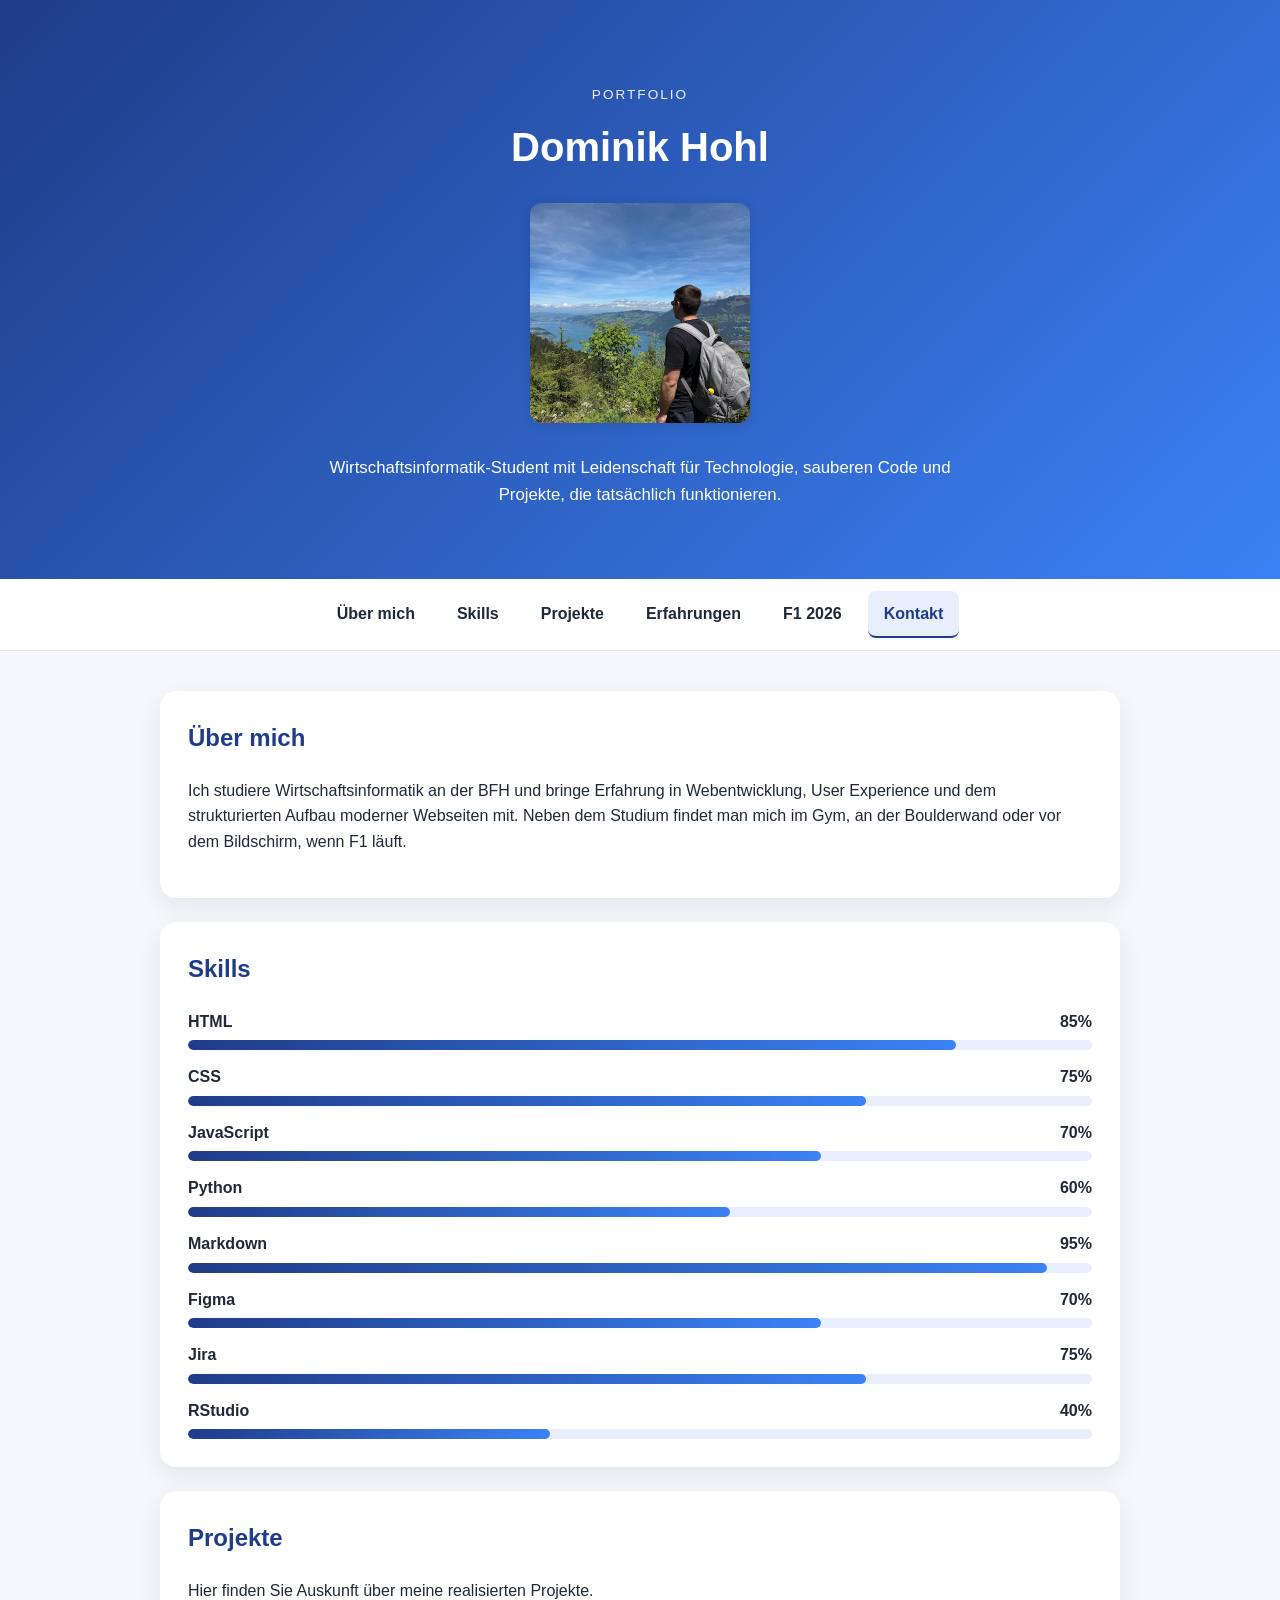
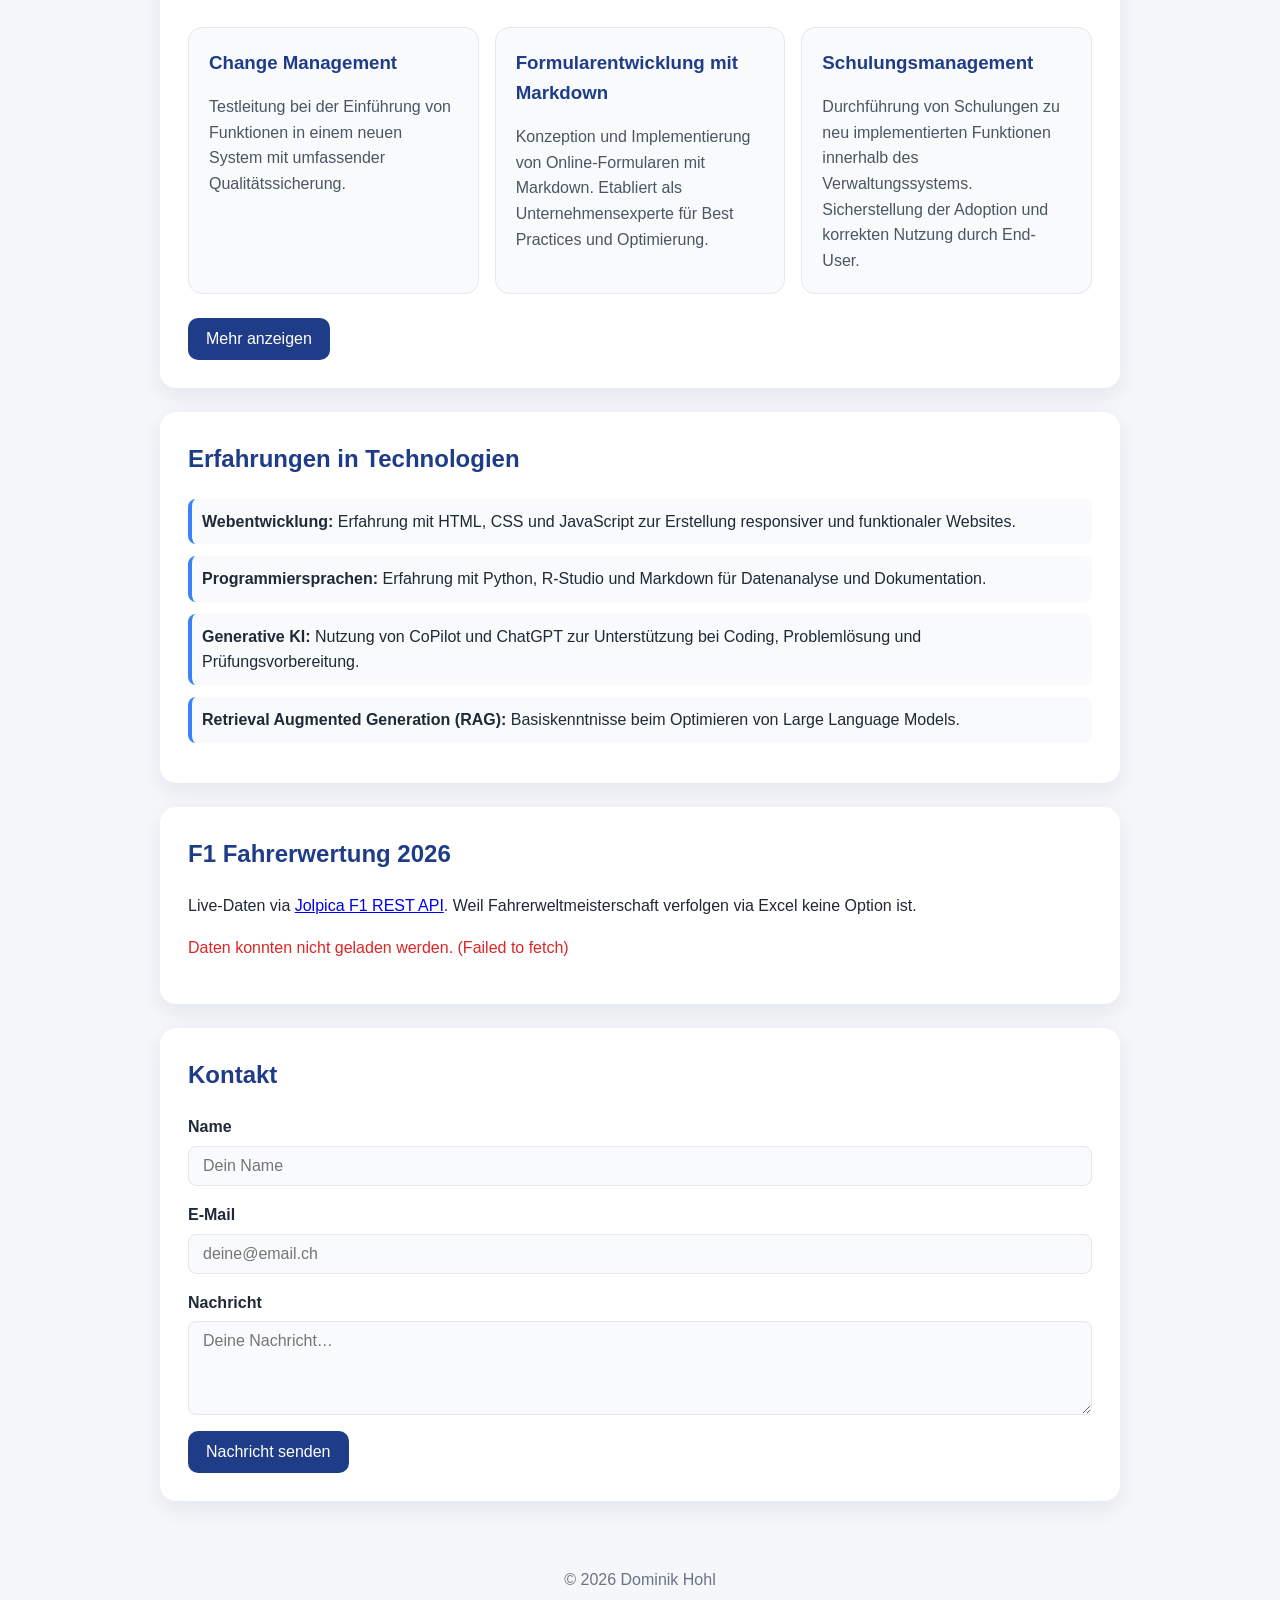
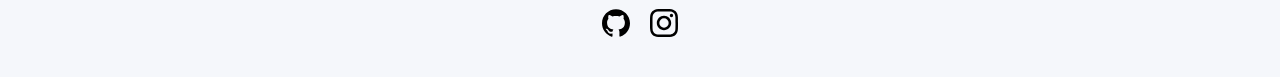
<file: docs/index.html>
<!DOCTYPE html>
<html lang="de">
<head>
  <meta charset="UTF-8">
  <meta name="viewport" content="width=device-width, initial-scale=1.0">
  <meta name="description" content="Portfolio-Website von Dominik Hohl – Projektmanagement, Webentwicklung und digitale Lösungen.">

  <!-- Open Graph -->
  <meta property="og:title" content="Dominik Hohl | Portfolio">
  <meta property="og:description" content="Portfolio-Website von Dominik Hohl – Projektmanagement, Webentwicklung und digitale Lösungen.">
  <meta property="og:type" content="website">

  <!-- Favicon -->
  <link rel="icon" href="favicon.ico">
  <link rel="icon" type="image/png" sizes="32x32" href="favicon-32x32.png">
  <link rel="icon" type="image/png" sizes="16x16" href="favicon-16x16.png">
  <link rel="apple-touch-icon" sizes="180x180" href="apple-touch-icon.png">

  <title>Dominik Hohl | Portfolio</title>
  <link rel="stylesheet" href="styles.css">
</head>

<body>

<header class="hero">
  <div class="hero-content">
    <p class="eyebrow">Portfolio</p>
    <h1>Dominik Hohl</h1>
    <div style="display: flex; justify-content: center; margin: 1.5rem 0;">
      <picture>
        <source srcset="me.webp" type="image/webp">
        <img
                src="me.webp"
                alt="Dominik Hohl am Berg"
                width="220"
                height="220"
                loading="eager"
                style="max-width: 220px; width: 100%; height: auto; border-radius: 12px; box-shadow: 0 2px 12px rgba(0,0,0,0.12); object-fit: cover;"
        />
      </picture>
    </div>
    <p class="hero-text">Wirtschaftsinformatik-Student mit Leidenschaft für Technologie, sauberen Code und Projekte, die tatsächlich funktionieren.</p>
  </div>
</header>

<nav>
  <button class="nav-toggle" id="navToggle" aria-label="Menü öffnen" aria-expanded="false">
    <span></span>
    <span></span>
    <span></span>
  </button>
  <ul id="navMenu">
    <li><a href="#about">Über mich</a></li>
    <li><a href="#skills">Skills</a></li>
    <li><a href="#projects">Projekte</a></li>
    <li><a href="#experience">Erfahrungen</a></li>
    <li><a href="#f1">F1 2026</a></li>
    <li><a href="#contact">Kontakt</a></li>
  </ul>
</nav>

<main class="content">

  <section id="about" class="card">
    <h2>Über mich</h2>
    <p>Ich studiere Wirtschaftsinformatik an der BFH und bringe Erfahrung in Webentwicklung, User Experience und dem strukturierten Aufbau moderner Webseiten mit. Neben dem Studium findet man mich im Gym, an der Boulderwand oder vor dem Bildschirm, wenn F1 läuft.</p>
  </section>

  <section id="skills" class="card">
    <h2>Skills</h2>
    <div class="skill-bars">
      <div class="skill-bar-item">
        <div class="skill-bar-header">
          <span>HTML</span><span>85%</span>
        </div>
        <div class="skill-bar-track">
          <div class="skill-bar-fill" data-width="85"></div>
        </div>
      </div>
      <div class="skill-bar-item">
        <div class="skill-bar-header">
          <span>CSS</span><span>75%</span>
        </div>
        <div class="skill-bar-track">
          <div class="skill-bar-fill" data-width="75"></div>
        </div>
      </div>
      <div class="skill-bar-item">
        <div class="skill-bar-header">
          <span>JavaScript</span><span>70%</span>
        </div>
        <div class="skill-bar-track">
          <div class="skill-bar-fill" data-width="70"></div>
        </div>
      </div>
      <div class="skill-bar-item">
        <div class="skill-bar-header">
          <span>Python</span><span>60%</span>
        </div>
        <div class="skill-bar-track">
          <div class="skill-bar-fill" data-width="60"></div>
        </div>
      </div>
      <div class="skill-bar-item">
        <div class="skill-bar-header">
          <span>Markdown</span><span>95%</span>
        </div>
        <div class="skill-bar-track">
          <div class="skill-bar-fill" data-width="95"></div>
        </div>
      </div>
      <div class="skill-bar-item">
        <div class="skill-bar-header">
          <span>Figma</span><span>70%</span>
        </div>
        <div class="skill-bar-track">
          <div class="skill-bar-fill" data-width="70"></div>
        </div>
      </div>
      <div class="skill-bar-item">
        <div class="skill-bar-header">
          <span>Jira</span><span>75%</span>
        </div>
        <div class="skill-bar-track">
          <div class="skill-bar-fill" data-width="75"></div>
        </div>
      </div>
      <div class="skill-bar-item">
        <div class="skill-bar-header">
          <span>RStudio</span><span>40%</span>
        </div>
        <div class="skill-bar-track">
          <div class="skill-bar-fill" data-width="40"></div>
        </div>
      </div>
    </div>
  </section>

  <section id="projects" class="card">
    <h2>Projekte</h2>
    <p>Hier finden Sie Auskunft über meine realisierten Projekte.</p>

    <div class="project-grid">
      <article class="project-card">
        <h3>Change Management</h3>
        <p>Testleitung bei der Einführung von Funktionen in einem neuen System mit umfassender Qualitätssicherung.</p>
      </article>

      <article class="project-card">
        <h3>Formularentwicklung mit Markdown</h3>
        <p>Konzeption und Implementierung von Online-Formularen mit Markdown. Etabliert als Unternehmensexperte für Best Practices und Optimierung.</p>
      </article>

      <article class="project-card">
        <h3>Schulungsmanagement</h3>
        <p>Durchführung von Schulungen zu neu implementierten Funktionen innerhalb des Verwaltungssystems. Sicherstellung der Adoption und korrekten Nutzung durch End-User.</p>
      </article>
    </div>

    <button id="toggleButton">Mehr anzeigen</button>

    <div id="extraText" class="hidden-text">
      <p>Weitere Arbeiten umfassen die Entwicklung dieser GitHub Pages Portfolio-Website mit HTML, CSS und JavaScript, sowie anderen Projekten während des Studiums.</p>
    </div>
  </section>

  <section id="experience" class="card">
    <h2>Erfahrungen in Technologien</h2>
    <ul class="experience-list">
      <li><strong>Webentwicklung:</strong> Erfahrung mit HTML, CSS und JavaScript zur Erstellung responsiver und funktionaler Websites.</li>
      <li><strong>Programmiersprachen:</strong> Erfahrung mit Python, R-Studio und Markdown für Datenanalyse und Dokumentation.</li>
      <li><strong>Generative KI:</strong> Nutzung von CoPilot und ChatGPT zur Unterstützung bei Coding, Problemlösung und Prüfungsvorbereitung.</li>
      <li><strong>Retrieval Augmented Generation (RAG):</strong> Basiskenntnisse beim Optimieren von Large Language Models.</li>
    </ul>
  </section>

  <section id="f1" class="card">
    <h2>F1 Fahrerwertung 2026</h2>
    <p>Live-Daten via <a href="https://jolpi.ca/ergast/" target="_blank" rel="noopener">Jolpica F1 REST API</a>. Weil Fahrerweltmeisterschaft verfolgen via Excel keine Option ist.</p>

    <div id="f1-loading" style="color: #6b7280; margin: 16px 0;">Daten werden geladen…</div>
    <div id="f1-error" style="display: none; color: #dc2626; margin: 16px 0;"></div>

    <ol id="f1-standings" style="display: none; padding-left: 0; list-style: none; margin: 0;"></ol>
  </section>

  <!-- Kontaktformular -->
  <section id="contact" class="card">
    <h2>Kontakt</h2>
    <form id="contactForm" novalidate>
      <div class="form-group">
        <label for="contactName">Name</label>
        <input type="text" id="contactName" name="name" placeholder="Dein Name" autocomplete="name">
        <span class="form-error" id="nameError">Bitte einen Namen eingeben.</span>
      </div>
      <div class="form-group">
        <label for="contactEmail">E-Mail</label>
        <input type="email" id="contactEmail" name="email" placeholder="deine@email.ch" autocomplete="email">
        <span class="form-error" id="emailError">Bitte eine gültige E-Mail-Adresse eingeben.</span>
      </div>
      <div class="form-group">
        <label for="contactMessage">Nachricht</label>
        <textarea id="contactMessage" name="message" rows="4" placeholder="Deine Nachricht…"></textarea>
        <span class="form-error" id="messageError">Bitte eine Nachricht eingeben.</span>
      </div>
      <button type="submit" id="contactSubmit">Nachricht senden</button>
      <p id="formSuccess" class="form-success" style="display:none;">Danke! Deine Nachricht wurde erfolgreich gesendet.</p>
    </form>
  </section>

</main>

<footer>
  <p>© 2026 Dominik Hohl</p>
  <div class="footer-icons">
    <a href="https://github.com/hohldomi" target="_blank" rel="noopener" aria-label="GitHub">
      <img src="github.svg" alt="GitHub" width="28" height="28">
    </a>
    <a href="https://www.instagram.com/dominik_hohl/" target="_blank" rel="noopener" aria-label="Instagram">
      <img src="instagram.svg" alt="Instagram" width="28" height="28">
    </a>
  </div>
</footer>

<!-- Scroll-to-top Button -->
<button id="scrollTopBtn" aria-label="Nach oben scrollen" title="Nach oben">&#8679;</button>

<script src="main.js" defer></script>

</body>
</html>
</file>
<file: docs/styles.css>
/* Reset / Base */

* {
    box-sizing: border-box;
}

html {
    scroll-behavior: smooth;
}

body {
    margin: 0;
    font-family: Arial, Helvetica, sans-serif;
    line-height: 1.6;
    background-color: #f5f7fb;
    color: #1f2937;
}

/* Hero */

.hero {
    background: linear-gradient(135deg, #1f3c88, #3b82f6);
    color: white;
    padding: 70px 20px;
    text-align: center;
}

.hero-content {
    max-width: 800px;
    margin: 0 auto;
}

.eyebrow {
    text-transform: uppercase;
    letter-spacing: 2px;
    font-size: 0.85rem;
    margin-bottom: 10px;
    opacity: 0.9;
}

.hero h1 {
    margin: 0 0 10px;
    font-size: 2.5rem;
}

.hero-text {
    margin: 0 auto;
    max-width: 650px;
    font-size: 1.05rem;
}

/* Navigation */

nav {
    background-color: white;
    border-bottom: 1px solid #e5e7eb;
    position: sticky;
    top: 0;
    z-index: 10;
    padding: 0 20px;
}

nav ul {
    list-style: none;
    display: flex;
    justify-content: center;
    gap: 10px;
    margin: 0;
    padding: 12px 20px;
}

nav a {
    display: block;
    padding: 10px 16px;
    text-decoration: none;
    color: #1f2937;
    font-weight: bold;
    border-radius: 8px;
    transition: background-color 0.2s ease, color 0.2s ease;
}

nav a:hover,
nav a.active {
    background-color: #e8eefc;
    color: #1f3c88;
}

nav a.active {
    border-bottom: 2px solid #1f3c88;
}

/* Hamburger Button — nur auf Mobile sichtbar */

.nav-toggle {
    display: none;
    flex-direction: column;
    justify-content: center;
    gap: 5px;
    background: none;
    border: none;
    padding: 14px 0;
    cursor: pointer;
    transform: none;
}

.nav-toggle span {
    display: block;
    width: 24px;
    height: 2px;
    background-color: #1f2937;
    border-radius: 2px;
    transition: all 0.3s ease;
}

/* Hamburger → X Animation */

.nav-toggle.open span:nth-child(1) { transform: translateY(7px) rotate(45deg); }
.nav-toggle.open span:nth-child(2) { opacity: 0; }
.nav-toggle.open span:nth-child(3) { transform: translateY(-7px) rotate(-45deg); }

/* Main layout */

.content {
    max-width: 1000px;
    margin: 40px auto;
    padding: 0 20px;
}

.card {
    background-color: white;
    padding: 28px;
    margin-bottom: 24px;
    border-radius: 16px;
    box-shadow: 0 8px 24px rgba(15, 23, 42, 0.08);
}

.card h2 {
    margin-top: 0;
    color: #1f3c88;
}

/* Skill Bars */

.skill-bars {
    display: flex;
    flex-direction: column;
    gap: 14px;
}

.skill-bar-item {
    width: 100%;
}

.skill-bar-header {
    display: flex;
    justify-content: space-between;
    font-weight: bold;
    margin-bottom: 6px;
    color: #1f2937;
}

.skill-bar-track {
    width: 100%;
    background-color: #e8eefc;
    border-radius: 999px;
    height: 10px;
    overflow: hidden;
}

.skill-bar-fill {
    height: 100%;
    width: 0;
    background: linear-gradient(90deg, #1f3c88, #3b82f6);
    border-radius: 999px;
    transition: width 1s ease;
}

/* Experience */

.experience-list {
    list-style: none;
    padding: 0;
    margin: 0;
}

.experience-list li {
    margin-bottom: 12px;
    padding: 10px;
    background-color: #f8fafc;
    border-left: 4px solid #3b82f6;
    border-radius: 8px;
}

/* Projects */

.project-grid {
    display: grid;
    grid-template-columns: 1fr;
    gap: 16px;
    margin: 24px 0;
}

@media (min-width: 768px) {
    .project-grid {
        grid-template-columns: repeat(3, 1fr);
    }
}

.project-card {
    background-color: #f8fafc;
    border: 1px solid #e5e7eb;
    border-radius: 14px;
    padding: 20px;
    transition: transform 0.2s ease, box-shadow 0.2s ease;
}

.project-card:hover {
    transform: translateY(-3px);
    box-shadow: 0 10px 20px rgba(15, 23, 42, 0.08);
}

.project-card h3 {
    margin-top: 0;
    margin-bottom: 10px;
    color: #1f3c88;
}

.project-card p {
    margin-bottom: 0;
    color: #4b5563;
}

/* Button */

button {
    padding: 12px 18px;
    font-size: 16px;
    cursor: pointer;
    border: none;
    border-radius: 10px;
    background-color: #1f3c88;
    color: white;
    transition: background-color 0.2s ease, transform 0.2s ease;
}

button:hover {
    background-color: #16306f;
    transform: translateY(-1px);
}

/* Extra text */

.hidden-text {
    display: none;
    margin-top: 16px;
    padding: 16px;
    background-color: #f5f7fb;
    border-left: 4px solid #3b82f6;
    border-radius: 10px;
}

/* Kontaktformular */

.form-group {
    display: flex;
    flex-direction: column;
    margin-bottom: 16px;
}

.form-group label {
    font-weight: bold;
    margin-bottom: 6px;
    color: #1f2937;
}

.form-group input,
.form-group textarea {
    padding: 10px 14px;
    border: 1px solid #e5e7eb;
    border-radius: 8px;
    font-size: 1rem;
    font-family: inherit;
    background-color: #f8fafc;
    transition: border-color 0.2s ease;
    resize: vertical;
}

.form-group input:focus,
.form-group textarea:focus {
    outline: none;
    border-color: #3b82f6;
}

.form-group input.invalid,
.form-group textarea.invalid {
    border-color: #dc2626;
}

.form-error {
    display: none;
    color: #dc2626;
    font-size: 0.85rem;
    margin-top: 4px;
}

.form-error.visible {
    display: block;
}

.form-success {
    margin-top: 12px;
    color: #16a34a;
    font-weight: bold;
}

/* Footer */

footer {
    text-align: center;
    color: #6b7280;
    padding: 10px 20px 40px;
}

.footer-icons {
    display: flex;
    justify-content: center;
    gap: 20px;
    margin-top: 12px;
}

.footer-icons a {
    color: #6b7280;
    transition: color 0.2s ease, transform 0.2s ease;
    display: flex;
    align-items: center;
}

.footer-icons a:hover {
    transform: translateY(-3px);
}

.footer-icons a[aria-label="GitHub"]:hover {
    color: #1f2937;
}

.footer-icons a[aria-label="Instagram"]:hover {
    color: #e1306c;
}

/* Scroll-to-top Button */

#scrollTopBtn {
    position: fixed;
    bottom: 32px;
    right: 32px;
    background-color: #1f3c88;
    color: white;
    border: none;
    border-radius: 50%;
    width: 46px;
    height: 46px;
    font-size: 1.6rem;
    cursor: pointer;
    display: none;
    align-items: center;
    justify-content: center;
    box-shadow: 0 4px 12px rgba(15, 23, 42, 0.2);
    transition: background-color 0.2s ease, transform 0.2s ease, opacity 0.3s ease;
    z-index: 100;
    padding: 0;
}

#scrollTopBtn.visible {
    display: flex;
}

#scrollTopBtn:hover {
    background-color: #16306f;
    transform: translateY(-2px);
}

/* Responsive */

@media (max-width: 768px) {
    .hero {
        padding: 50px 20px;
    }

    .hero h1 {
        font-size: 2rem;
    }

    .content {
        margin: 24px auto;
    }

    .card {
        padding: 22px;
    }

    nav {
        display: flex;
        align-items: center;
        justify-content: flex-end;
    }

    .nav-toggle {
        display: flex;
    }

    nav ul {
        display: none;
        flex-direction: column;
        align-items: stretch;
        position: absolute;
        top: 100%;
        left: 0;
        right: 0;
        background-color: white;
        border-bottom: 1px solid #e5e7eb;
        padding: 8px 16px 16px;
        gap: 4px;
        box-shadow: 0 4px 12px rgba(15, 23, 42, 0.1);
    }

    nav ul.open {
        display: flex;
    }

    nav a {
        text-align: center;
    }
}

/* Landscape Smartphone Fix */
@media (orientation: landscape) and (max-width: 1024px) {
    nav ul {
        padding: 4px 10px;
        gap: 4px;
    }

    nav a {
        padding: 4px 8px;
        font-size: 12px;
    }
}

/* F1 Standings */

.f1-item {
    display: flex;
    align-items: center;
    gap: 16px;
    padding: 12px 16px;
    margin-bottom: 8px;
    background-color: #f8fafc;
    border-left: 4px solid #e10600;
    border-radius: 8px;
}

.f1-position {
    font-size: 1.2rem;
    font-weight: bold;
    color: #1f3c88;
    min-width: 28px;
}

.f1-name {
    font-weight: bold;
    color: #1f2937;
    flex: 1;
}

.f1-team {
    font-size: 0.85rem;
    color: #6b7280;
}

.f1-points {
    font-weight: bold;
    color: #e10600;
    min-width: 60px;
    text-align: right;
}
</file>
